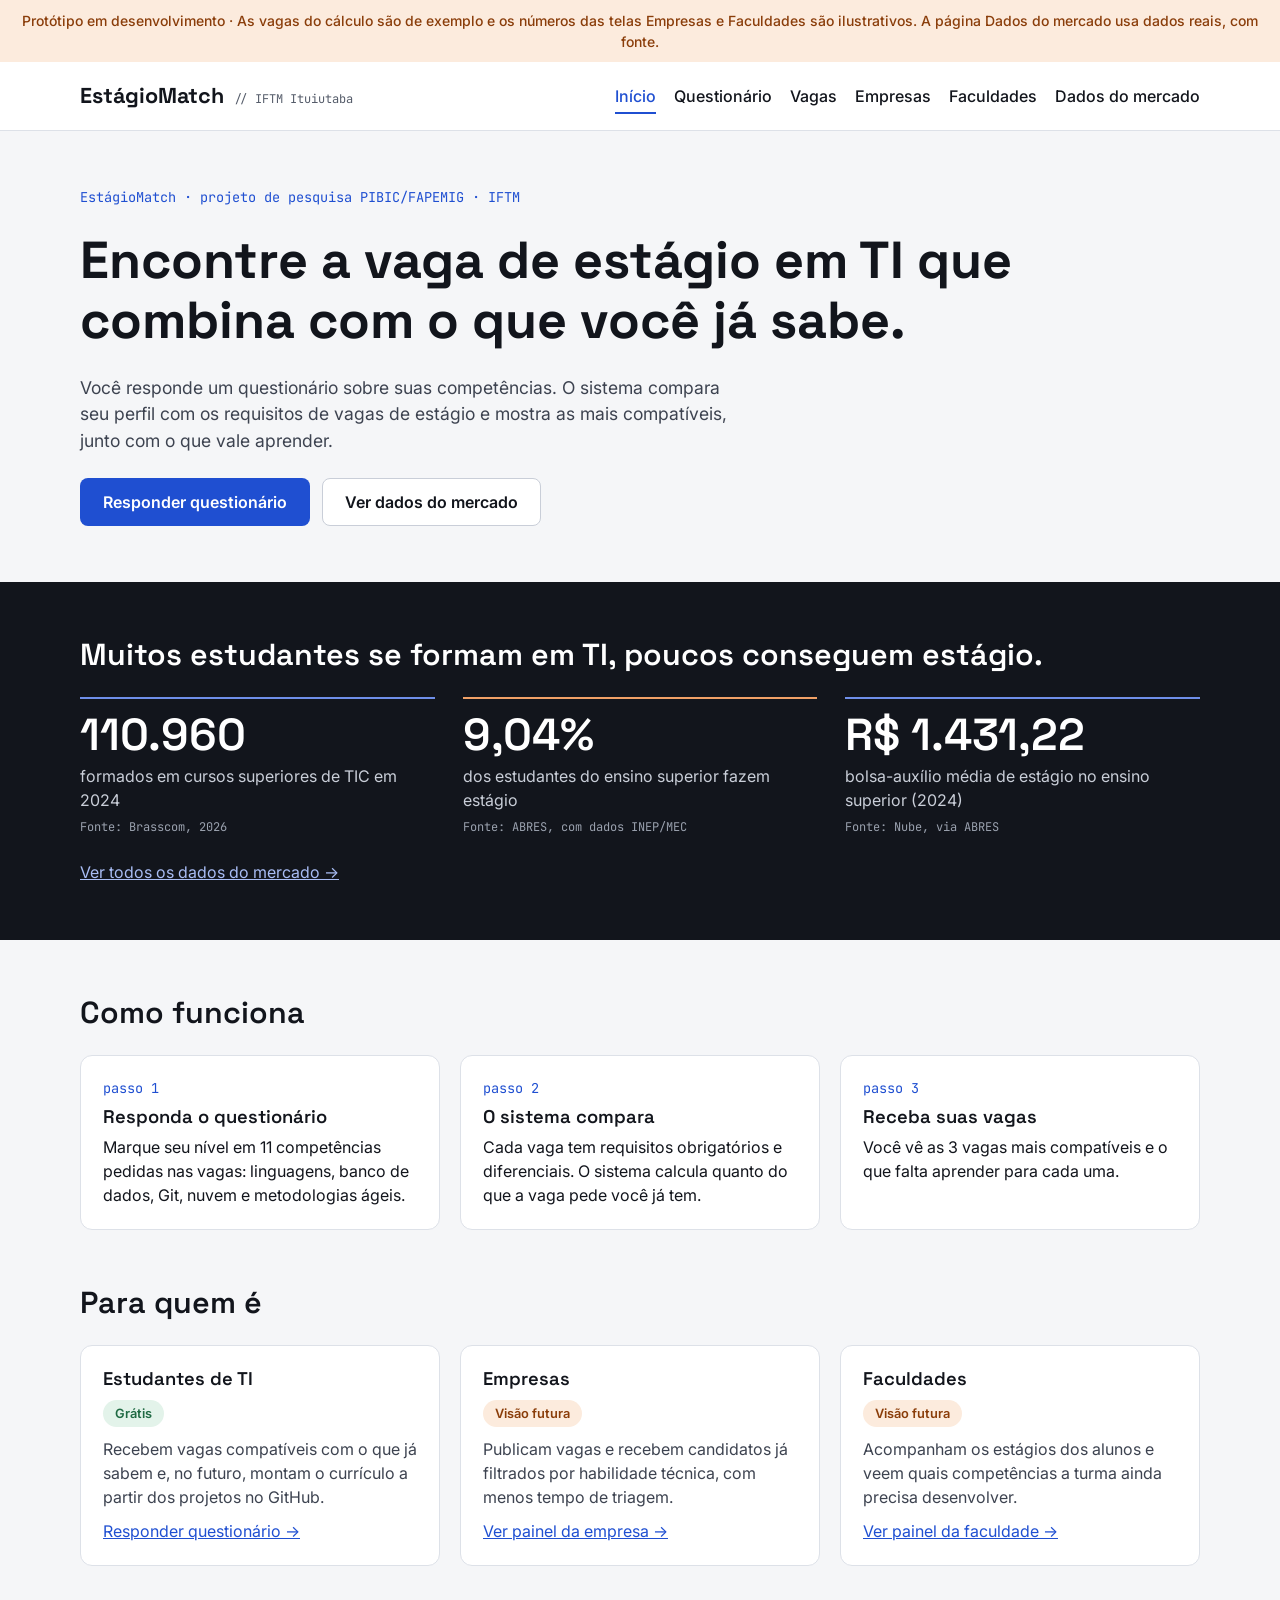
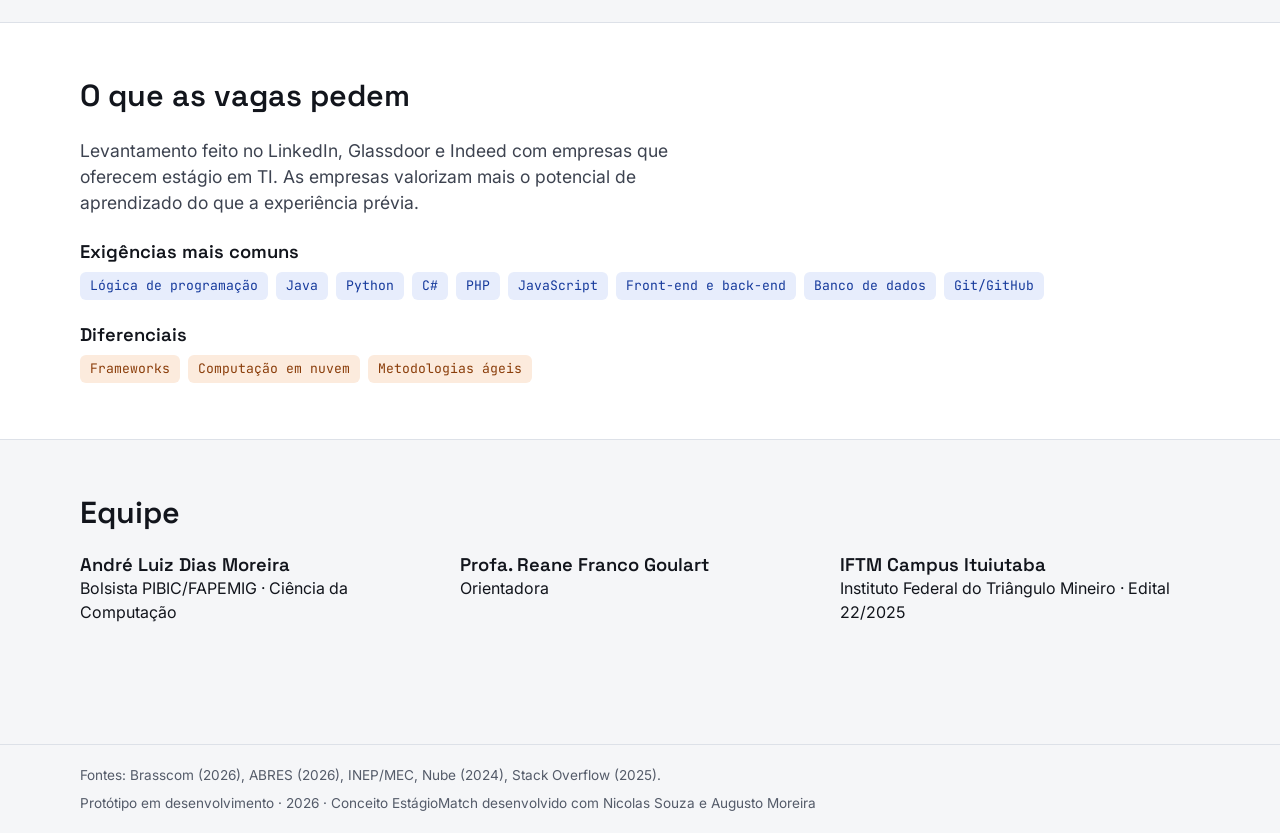
<file: index.html>
<!doctype html>
<html lang="pt-BR">
<head>
  <meta charset="utf-8">
  <meta name="viewport" content="width=device-width, initial-scale=1">
  <title>EstágioMatch · Início</title>
  <meta name="description" content="Protótipo do sistema que recomenda vagas de estágio em TI de acordo com o que o estudante já sabe. Pesquisa PIBIC/FAPEMIG, IFTM Ituiutaba.">
  <link rel="preconnect" href="https://fonts.googleapis.com">
  <link rel="stylesheet" href="https://fonts.googleapis.com/css2?family=Inter:wght@400;500;600&family=Space+Grotesk:wght@500;600;700&family=JetBrains+Mono:wght@400;500&display=swap">
  <link rel="stylesheet" href="css/style.css">
</head>
<body>
  <p class="faixa">Protótipo em desenvolvimento · As vagas do cálculo são de exemplo e os números das telas Empresas e Faculdades são ilustrativos. A página Dados do mercado usa dados reais, com fonte.</p>

  <header class="topo">
    <div class="container">
      <a class="marca" href="index.html"><strong>EstágioMatch</strong><span>// IFTM Ituiutaba</span></a>
      <nav class="menu" aria-label="Principal">
        <a href="index.html" aria-current="page">Início</a>
        <a href="questionario.html">Questionário</a>
        <a href="resultado.html">Vagas</a>
        <a href="empresa.html">Empresas</a>
        <a href="faculdade.html">Faculdades</a>
        <a href="dados.html">Dados do mercado</a>
      </nav>
    </div>
  </header>

  <main>
    <section class="container secao">
      <p class="sobretitulo">EstágioMatch · projeto de pesquisa PIBIC/FAPEMIG · IFTM</p>
      <h1>Encontre a vaga de estágio em TI que combina com o que você já sabe.</h1>
      <p class="lead">Você responde um questionário sobre suas competências. O sistema compara seu perfil com os requisitos de vagas de estágio e mostra as mais compatíveis, junto com o que vale aprender.</p>
      <div class="botoes">
        <a class="botao botao-primario" href="questionario.html">Responder questionário</a>
        <a class="botao botao-secundario" href="dados.html">Ver dados do mercado</a>
      </div>
    </section>

    <section class="secao-escura">
      <div class="container secao">
        <h2>Muitos estudantes se formam em TI, poucos conseguem estágio.</h2>
        <div class="destaques">
          <div class="destaque">
            <span class="numero">110.960</span>
            <p>formados em cursos superiores de TIC em 2024</p>
            <span class="fonte">Fonte: Brasscom, 2026</span>
          </div>
          <div class="destaque laranja">
            <span class="numero">9,04%</span>
            <p>dos estudantes do ensino superior fazem estágio</p>
            <span class="fonte">Fonte: ABRES, com dados INEP/MEC</span>
          </div>
          <div class="destaque">
            <span class="numero">R$ 1.431,22</span>
            <p>bolsa-auxílio média de estágio no ensino superior (2024)</p>
            <span class="fonte">Fonte: Nube, via ABRES</span>
          </div>
        </div>
        <a href="dados.html" style="color:#A9BDF5">Ver todos os dados do mercado →</a>
      </div>
    </section>

    <section class="container secao">
      <h2>Como funciona</h2>
      <ol class="passos">
        <li>
          <span class="numero-passo">passo 1</span>
          <h3>Responda o questionário</h3>
          <p>Marque seu nível em 11 competências pedidas nas vagas: linguagens, banco de dados, Git, nuvem e metodologias ágeis.</p>
        </li>
        <li>
          <span class="numero-passo">passo 2</span>
          <h3>O sistema compara</h3>
          <p>Cada vaga tem requisitos obrigatórios e diferenciais. O sistema calcula quanto do que a vaga pede você já tem.</p>
        </li>
        <li>
          <span class="numero-passo">passo 3</span>
          <h3>Receba suas vagas</h3>
          <p>Você vê as 3 vagas mais compatíveis e o que falta aprender para cada uma.</p>
        </li>
      </ol>
    </section>

    <section class="container secao" style="padding-top:0">
      <h2>Para quem é</h2>
      <div class="grade">
        <div class="cartao">
          <h3>Estudantes de TI</h3>
          <span class="selo selo-gratis">Grátis</span>
          <p>Recebem vagas compatíveis com o que já sabem e, no futuro, montam o currículo a partir dos projetos no GitHub.</p>
          <a href="questionario.html">Responder questionário →</a>
        </div>
        <div class="cartao">
          <h3>Empresas</h3>
          <span class="selo selo-ilustrativo">Visão futura</span>
          <p>Publicam vagas e recebem candidatos já filtrados por habilidade técnica, com menos tempo de triagem.</p>
          <a href="empresa.html">Ver painel da empresa →</a>
        </div>
        <div class="cartao">
          <h3>Faculdades</h3>
          <span class="selo selo-ilustrativo">Visão futura</span>
          <p>Acompanham os estágios dos alunos e veem quais competências a turma ainda precisa desenvolver.</p>
          <a href="faculdade.html">Ver painel da faculdade →</a>
        </div>
      </div>
    </section>

    <section class="secao-branca">
      <div class="container secao">
        <h2>O que as vagas pedem</h2>
        <p class="lead">Levantamento feito no LinkedIn, Glassdoor e Indeed com empresas que oferecem estágio em TI. As empresas valorizam mais o potencial de aprendizado do que a experiência prévia.</p>
        <div>
          <h3 style="margin-bottom:10px">Exigências mais comuns</h3>
          <div class="chips">
            <span class="chip">Lógica de programação</span><span class="chip">Java</span><span class="chip">Python</span>
            <span class="chip">C#</span><span class="chip">PHP</span><span class="chip">JavaScript</span>
            <span class="chip">Front-end e back-end</span><span class="chip">Banco de dados</span><span class="chip">Git/GitHub</span>
          </div>
        </div>
        <div>
          <h3 style="margin-bottom:10px">Diferenciais</h3>
          <div class="chips">
            <span class="chip chip-falta">Frameworks</span><span class="chip chip-falta">Computação em nuvem</span><span class="chip chip-falta">Metodologias ágeis</span>
          </div>
        </div>
      </div>
    </section>

    <section class="container secao">
      <h2>Equipe</h2>
      <div class="grade">
        <div><h3>André Luiz Dias Moreira</h3><p>Bolsista PIBIC/FAPEMIG · Ciência da Computação</p></div>
        <div><h3>Profa. Reane Franco Goulart</h3><p>Orientadora</p></div>
        <div><h3>IFTM Campus Ituiutaba</h3><p>Instituto Federal do Triângulo Mineiro · Edital 22/2025</p></div>
      </div>
    </section>
  </main>

  <footer class="rodape">
    <div class="container">
      <span>Fontes: Brasscom (2026), ABRES (2026), INEP/MEC, Nube (2024), Stack Overflow (2025).</span>
      <span>Protótipo em desenvolvimento · 2026 · Conceito EstágioMatch desenvolvido com Nicolas Souza e Augusto Moreira</span>
    </div>
  </footer>
</body>
</html>
</file>
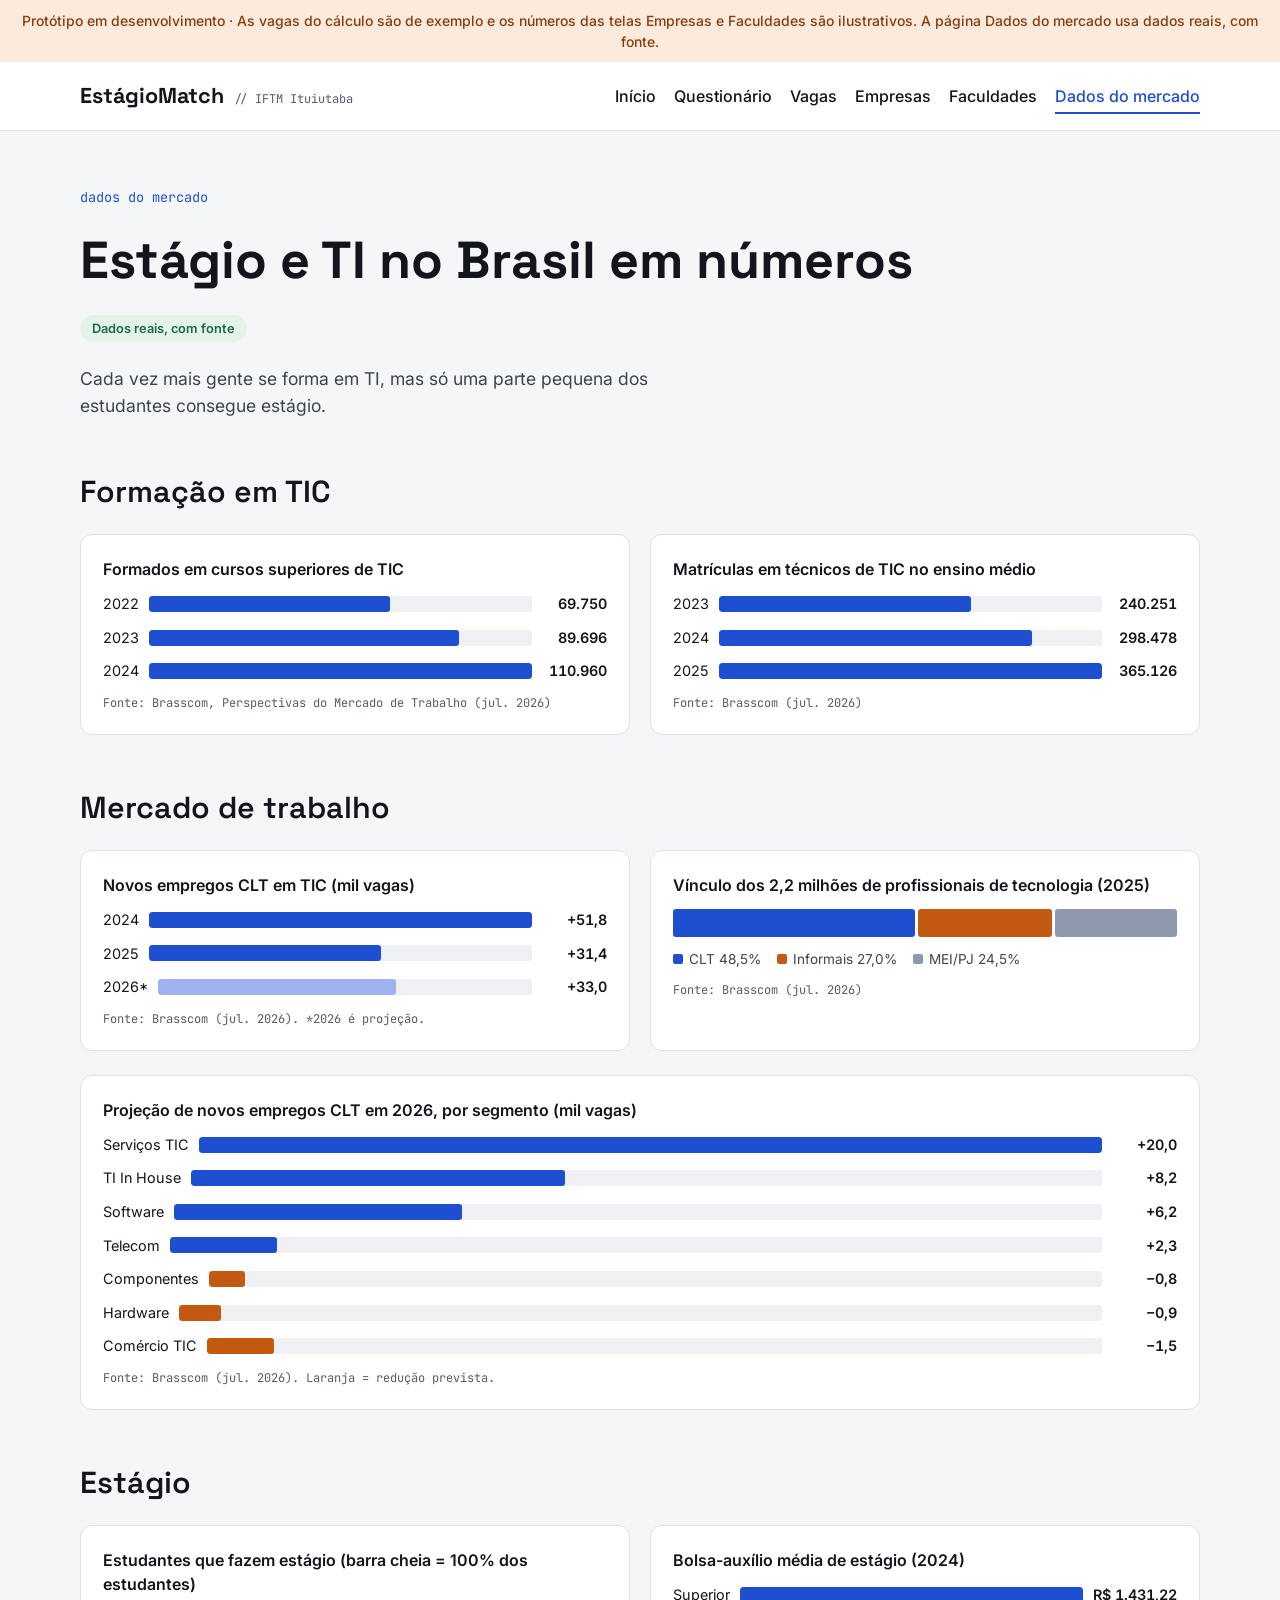
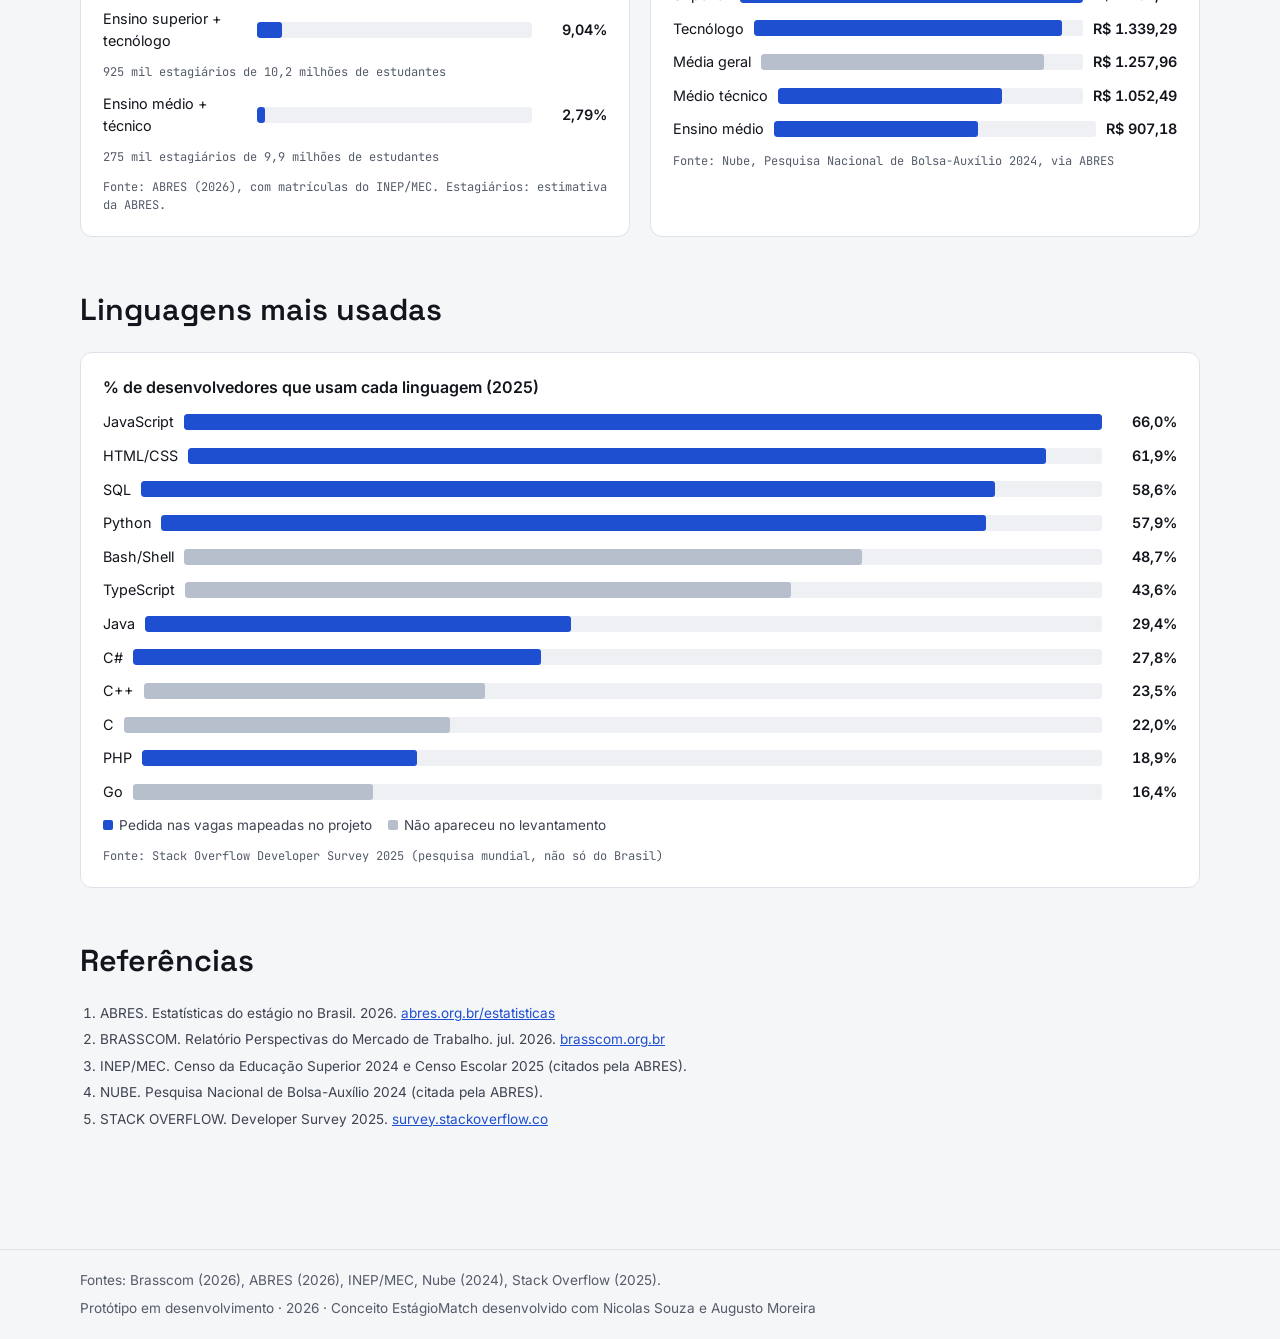
<file: dados.html>
<!doctype html>
<html lang="pt-BR">
<head>
  <meta charset="utf-8">
  <meta name="viewport" content="width=device-width, initial-scale=1">
  <title>EstágioMatch · Dados do mercado</title>
  <link rel="preconnect" href="https://fonts.googleapis.com">
  <link rel="stylesheet" href="https://fonts.googleapis.com/css2?family=Inter:wght@400;500;600&family=Space+Grotesk:wght@500;600;700&family=JetBrains+Mono:wght@400;500&display=swap">
  <link rel="stylesheet" href="css/style.css">
</head>
<body>
  <p class="faixa">Protótipo em desenvolvimento · As vagas do cálculo são de exemplo e os números das telas Empresas e Faculdades são ilustrativos. A página Dados do mercado usa dados reais, com fonte.</p>

  <header class="topo">
    <div class="container">
      <a class="marca" href="index.html"><strong>EstágioMatch</strong><span>// IFTM Ituiutaba</span></a>
      <nav class="menu" aria-label="Principal">
        <a href="index.html">Início</a>
        <a href="questionario.html">Questionário</a>
        <a href="resultado.html">Vagas</a>
        <a href="empresa.html">Empresas</a>
        <a href="faculdade.html">Faculdades</a>
        <a href="dados.html" aria-current="page">Dados do mercado</a>
      </nav>
    </div>
  </header>

  <main class="container">
    <section class="secao">
      <p class="sobretitulo">dados do mercado</p>
      <h1>Estágio e TI no Brasil em números</h1>
      <span class="selo selo-real">Dados reais, com fonte</span>
      <p class="lead">Cada vez mais gente se forma em TI, mas só uma parte pequena dos estudantes consegue estágio.</p>
    </section>

    <section class="secao" style="padding-top:0">
      <h2>Formação em TIC</h2>
      <div class="grade">
        <figure class="grafico">
          <figcaption>Formados em cursos superiores de TIC</figcaption>
          <div class="barra-linha"><span class="barra-rotulo">2022</span><div class="barra-fundo"><div class="barra" style="width:62.9%"></div></div><span class="barra-valor">69.750</span></div>
          <div class="barra-linha"><span class="barra-rotulo">2023</span><div class="barra-fundo"><div class="barra" style="width:80.8%"></div></div><span class="barra-valor">89.696</span></div>
          <div class="barra-linha"><span class="barra-rotulo">2024</span><div class="barra-fundo"><div class="barra" style="width:100%"></div></div><span class="barra-valor">110.960</span></div>
          <span class="fonte">Fonte: Brasscom, Perspectivas do Mercado de Trabalho (jul. 2026)</span>
        </figure>
        <figure class="grafico">
          <figcaption>Matrículas em técnicos de TIC no ensino médio</figcaption>
          <div class="barra-linha"><span class="barra-rotulo">2023</span><div class="barra-fundo"><div class="barra" style="width:65.8%"></div></div><span class="barra-valor">240.251</span></div>
          <div class="barra-linha"><span class="barra-rotulo">2024</span><div class="barra-fundo"><div class="barra" style="width:81.7%"></div></div><span class="barra-valor">298.478</span></div>
          <div class="barra-linha"><span class="barra-rotulo">2025</span><div class="barra-fundo"><div class="barra" style="width:100%"></div></div><span class="barra-valor">365.126</span></div>
          <span class="fonte">Fonte: Brasscom (jul. 2026)</span>
        </figure>
      </div>
    </section>

    <section class="secao" style="padding-top:0">
      <h2>Mercado de trabalho</h2>
      <div class="grade">
        <figure class="grafico">
          <figcaption>Novos empregos CLT em TIC (mil vagas)</figcaption>
          <div class="barra-linha"><span class="barra-rotulo">2024</span><div class="barra-fundo"><div class="barra" style="width:100%"></div></div><span class="barra-valor">+51,8</span></div>
          <div class="barra-linha"><span class="barra-rotulo">2025</span><div class="barra-fundo"><div class="barra" style="width:60.6%"></div></div><span class="barra-valor">+31,4</span></div>
          <div class="barra-linha"><span class="barra-rotulo">2026*</span><div class="barra-fundo"><div class="barra clara" style="width:63.7%"></div></div><span class="barra-valor">+33,0</span></div>
          <span class="fonte">Fonte: Brasscom (jul. 2026). *2026 é projeção.</span>
        </figure>
        <figure class="grafico">
          <figcaption>Vínculo dos 2,2 milhões de profissionais de tecnologia (2025)</figcaption>
          <div class="empilhada" role="img" aria-label="CLT 48,5%, informais 27,0%, MEI ou PJ 24,5%">
            <div style="width:48.5%; background:var(--azul)"></div>
            <div style="width:27%; background:var(--laranja)"></div>
            <div style="width:24.5%; background:#8E99AD"></div>
          </div>
          <div class="legenda">
            <span><i style="background:var(--azul)"></i>CLT 48,5%</span>
            <span><i style="background:var(--laranja)"></i>Informais 27,0%</span>
            <span><i style="background:#8E99AD"></i>MEI/PJ 24,5%</span>
          </div>
          <span class="fonte">Fonte: Brasscom (jul. 2026)</span>
        </figure>
      </div>
      <figure class="grafico">
        <figcaption>Projeção de novos empregos CLT em 2026, por segmento (mil vagas)</figcaption>
        <div class="barra-linha"><span class="barra-rotulo">Serviços TIC</span><div class="barra-fundo"><div class="barra" style="width:100%"></div></div><span class="barra-valor">+20,0</span></div>
        <div class="barra-linha"><span class="barra-rotulo">TI In House</span><div class="barra-fundo"><div class="barra" style="width:41%"></div></div><span class="barra-valor">+8,2</span></div>
        <div class="barra-linha"><span class="barra-rotulo">Software</span><div class="barra-fundo"><div class="barra" style="width:31%"></div></div><span class="barra-valor">+6,2</span></div>
        <div class="barra-linha"><span class="barra-rotulo">Telecom</span><div class="barra-fundo"><div class="barra" style="width:11.5%"></div></div><span class="barra-valor">+2,3</span></div>
        <div class="barra-linha"><span class="barra-rotulo">Componentes</span><div class="barra-fundo"><div class="barra" style="width:4%; background:var(--laranja)"></div></div><span class="barra-valor">−0,8</span></div>
        <div class="barra-linha"><span class="barra-rotulo">Hardware</span><div class="barra-fundo"><div class="barra" style="width:4.5%; background:var(--laranja)"></div></div><span class="barra-valor">−0,9</span></div>
        <div class="barra-linha"><span class="barra-rotulo">Comércio TIC</span><div class="barra-fundo"><div class="barra" style="width:7.5%; background:var(--laranja)"></div></div><span class="barra-valor">−1,5</span></div>
        <span class="fonte">Fonte: Brasscom (jul. 2026). Laranja = redução prevista.</span>
      </figure>
    </section>

    <section class="secao" style="padding-top:0">
      <h2>Estágio</h2>
      <div class="grade">
        <figure class="grafico">
          <figcaption>Estudantes que fazem estágio (barra cheia = 100% dos estudantes)</figcaption>
          <div class="barra-linha"><span class="barra-rotulo">Ensino superior + tecnólogo</span><div class="barra-fundo"><div class="barra" style="width:9.04%"></div></div><span class="barra-valor">9,04%</span></div>
          <p class="fonte">925 mil estagiários de 10,2 milhões de estudantes</p>
          <div class="barra-linha"><span class="barra-rotulo">Ensino médio + técnico</span><div class="barra-fundo"><div class="barra" style="width:2.79%"></div></div><span class="barra-valor">2,79%</span></div>
          <p class="fonte">275 mil estagiários de 9,9 milhões de estudantes</p>
          <span class="fonte">Fonte: ABRES (2026), com matrículas do INEP/MEC. Estagiários: estimativa da ABRES.</span>
        </figure>
        <figure class="grafico">
          <figcaption>Bolsa-auxílio média de estágio (2024)</figcaption>
          <div class="barra-linha"><span class="barra-rotulo">Superior</span><div class="barra-fundo"><div class="barra" style="width:100%"></div></div><span class="barra-valor">R$ 1.431,22</span></div>
          <div class="barra-linha"><span class="barra-rotulo">Tecnólogo</span><div class="barra-fundo"><div class="barra" style="width:93.6%"></div></div><span class="barra-valor">R$ 1.339,29</span></div>
          <div class="barra-linha"><span class="barra-rotulo">Média geral</span><div class="barra-fundo"><div class="barra cinza" style="width:87.9%"></div></div><span class="barra-valor">R$ 1.257,96</span></div>
          <div class="barra-linha"><span class="barra-rotulo">Médio técnico</span><div class="barra-fundo"><div class="barra" style="width:73.5%"></div></div><span class="barra-valor">R$ 1.052,49</span></div>
          <div class="barra-linha"><span class="barra-rotulo">Ensino médio</span><div class="barra-fundo"><div class="barra" style="width:63.4%"></div></div><span class="barra-valor">R$ 907,18</span></div>
          <span class="fonte">Fonte: Nube, Pesquisa Nacional de Bolsa-Auxílio 2024, via ABRES</span>
        </figure>
      </div>
    </section>

    <section class="secao" style="padding-top:0">
      <h2>Linguagens mais usadas</h2>
      <figure class="grafico">
        <figcaption>% de desenvolvedores que usam cada linguagem (2025)</figcaption>
        <div class="barra-linha"><span class="barra-rotulo">JavaScript</span><div class="barra-fundo"><div class="barra" style="width:100%"></div></div><span class="barra-valor">66,0%</span></div>
        <div class="barra-linha"><span class="barra-rotulo">HTML/CSS</span><div class="barra-fundo"><div class="barra" style="width:93.8%"></div></div><span class="barra-valor">61,9%</span></div>
        <div class="barra-linha"><span class="barra-rotulo">SQL</span><div class="barra-fundo"><div class="barra" style="width:88.8%"></div></div><span class="barra-valor">58,6%</span></div>
        <div class="barra-linha"><span class="barra-rotulo">Python</span><div class="barra-fundo"><div class="barra" style="width:87.7%"></div></div><span class="barra-valor">57,9%</span></div>
        <div class="barra-linha"><span class="barra-rotulo">Bash/Shell</span><div class="barra-fundo"><div class="barra cinza" style="width:73.8%"></div></div><span class="barra-valor">48,7%</span></div>
        <div class="barra-linha"><span class="barra-rotulo">TypeScript</span><div class="barra-fundo"><div class="barra cinza" style="width:66.1%"></div></div><span class="barra-valor">43,6%</span></div>
        <div class="barra-linha"><span class="barra-rotulo">Java</span><div class="barra-fundo"><div class="barra" style="width:44.5%"></div></div><span class="barra-valor">29,4%</span></div>
        <div class="barra-linha"><span class="barra-rotulo">C#</span><div class="barra-fundo"><div class="barra" style="width:42.1%"></div></div><span class="barra-valor">27,8%</span></div>
        <div class="barra-linha"><span class="barra-rotulo">C++</span><div class="barra-fundo"><div class="barra cinza" style="width:35.6%"></div></div><span class="barra-valor">23,5%</span></div>
        <div class="barra-linha"><span class="barra-rotulo">C</span><div class="barra-fundo"><div class="barra cinza" style="width:33.3%"></div></div><span class="barra-valor">22,0%</span></div>
        <div class="barra-linha"><span class="barra-rotulo">PHP</span><div class="barra-fundo"><div class="barra" style="width:28.6%"></div></div><span class="barra-valor">18,9%</span></div>
        <div class="barra-linha"><span class="barra-rotulo">Go</span><div class="barra-fundo"><div class="barra cinza" style="width:24.8%"></div></div><span class="barra-valor">16,4%</span></div>
        <div class="legenda">
          <span><i style="background:var(--azul)"></i>Pedida nas vagas mapeadas no projeto</span>
          <span><i style="background:#B7BFCC"></i>Não apareceu no levantamento</span>
        </div>
        <span class="fonte">Fonte: Stack Overflow Developer Survey 2025 (pesquisa mundial, não só do Brasil)</span>
      </figure>
    </section>

    <section class="secao" style="padding-top:0">
      <h2>Referências</h2>
      <ol class="referencias">
        <li>ABRES. Estatísticas do estágio no Brasil. 2026. <a href="https://abres.org.br/estatisticas/">abres.org.br/estatisticas</a></li>
        <li>BRASSCOM. Relatório Perspectivas do Mercado de Trabalho. jul. 2026. <a href="https://brasscom.org.br/wp-content/uploads/2026/07/Relatorio-Pespectivas-do-Mercado-de-Trabalho-Apresentacao-v9.pdf">brasscom.org.br</a></li>
        <li>INEP/MEC. Censo da Educação Superior 2024 e Censo Escolar 2025 (citados pela ABRES).</li>
        <li>NUBE. Pesquisa Nacional de Bolsa-Auxílio 2024 (citada pela ABRES).</li>
        <li>STACK OVERFLOW. Developer Survey 2025. <a href="https://survey.stackoverflow.co/2025/technology/">survey.stackoverflow.co</a></li>
      </ol>
    </section>
  </main>

  <footer class="rodape">
    <div class="container">
      <span>Fontes: Brasscom (2026), ABRES (2026), INEP/MEC, Nube (2024), Stack Overflow (2025).</span>
      <span>Protótipo em desenvolvimento · 2026 · Conceito EstágioMatch desenvolvido com Nicolas Souza e Augusto Moreira</span>
    </div>
  </footer>
</body>
</html>
</file>
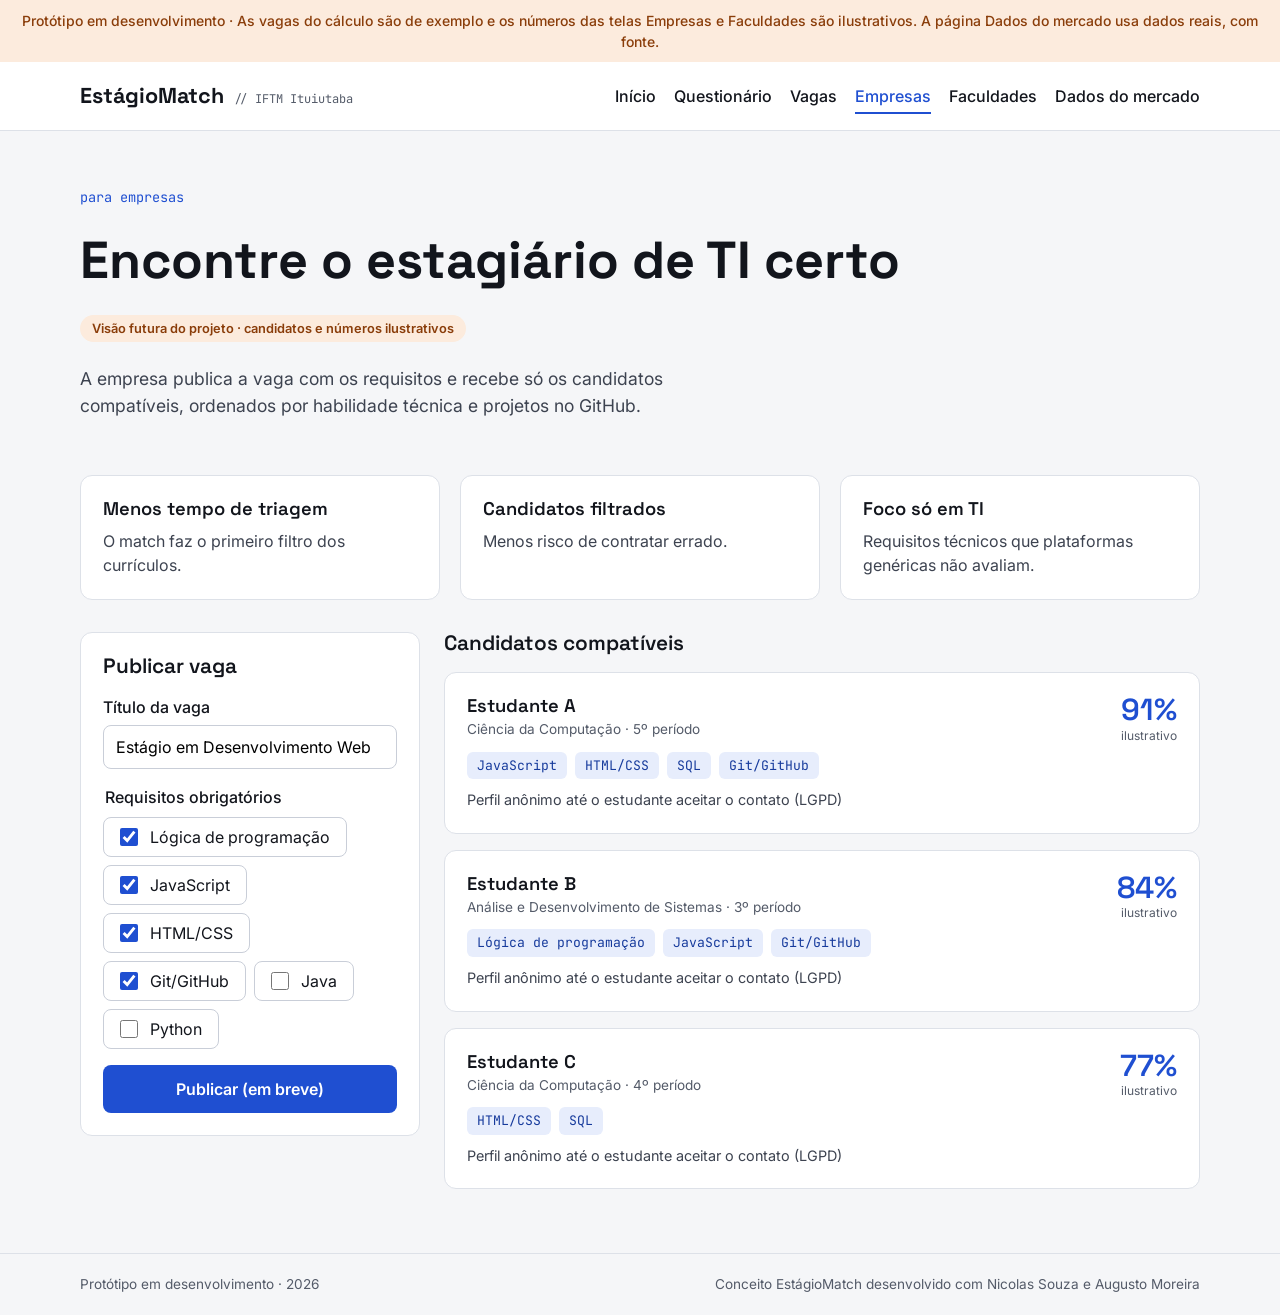
<file: empresa.html>
<!doctype html>
<html lang="pt-BR">
<head>
  <meta charset="utf-8">
  <meta name="viewport" content="width=device-width, initial-scale=1">
  <title>EstágioMatch · Empresas</title>
  <link rel="preconnect" href="https://fonts.googleapis.com">
  <link rel="stylesheet" href="https://fonts.googleapis.com/css2?family=Inter:wght@400;500;600&family=Space+Grotesk:wght@500;600;700&family=JetBrains+Mono:wght@400;500&display=swap">
  <link rel="stylesheet" href="css/style.css">
</head>
<body>
  <p class="faixa">Protótipo em desenvolvimento · As vagas do cálculo são de exemplo e os números das telas Empresas e Faculdades são ilustrativos. A página Dados do mercado usa dados reais, com fonte.</p>

  <header class="topo">
    <div class="container">
      <a class="marca" href="index.html"><strong>EstágioMatch</strong><span>// IFTM Ituiutaba</span></a>
      <nav class="menu" aria-label="Principal">
        <a href="index.html">Início</a>
        <a href="questionario.html">Questionário</a>
        <a href="resultado.html">Vagas</a>
        <a href="empresa.html" aria-current="page">Empresas</a>
        <a href="faculdade.html">Faculdades</a>
        <a href="dados.html">Dados do mercado</a>
      </nav>
    </div>
  </header>

  <main class="container">
    <section class="secao">
      <p class="sobretitulo">para empresas</p>
      <h1>Encontre o estagiário de TI certo</h1>
      <span class="selo selo-ilustrativo">Visão futura do projeto · candidatos e números ilustrativos</span>
      <p class="lead">A empresa publica a vaga com os requisitos e recebe só os candidatos compatíveis, ordenados por habilidade técnica e projetos no GitHub.</p>
    </section>

    <div class="grade" style="margin-bottom:32px">
      <div class="cartao"><h3>Menos tempo de triagem</h3><p>O match faz o primeiro filtro dos currículos.</p></div>
      <div class="cartao"><h3>Candidatos filtrados</h3><p>Menos risco de contratar errado.</p></div>
      <div class="cartao"><h3>Foco só em TI</h3><p>Requisitos técnicos que plataformas genéricas não avaliam.</p></div>
    </div>

    <div class="resultado">
      <form class="resultado-lado bloco" style="flex:1 1 340px" onsubmit="return false">
        <h2 style="font-size:1.3rem">Publicar vaga</h2>
        <label style="display:flex; flex-direction:column; gap:6px; font-weight:500">Título da vaga
          <input type="text" value="Estágio em Desenvolvimento Web" style="min-height:44px; padding:0 12px; border:1px solid var(--borda); border-radius:8px; font:inherit; font-weight:400">
        </label>
        <fieldset style="margin:0; padding:0; border:0; display:flex; flex-direction:column; gap:8px">
          <legend style="font-weight:500; padding-bottom:8px">Requisitos obrigatórios</legend>
          <div class="chips">
            <label class="marcar" style="min-height:40px"><input type="checkbox" checked><span>Lógica de programação</span></label>
            <label class="marcar" style="min-height:40px"><input type="checkbox" checked><span>JavaScript</span></label>
            <label class="marcar" style="min-height:40px"><input type="checkbox" checked><span>HTML/CSS</span></label>
            <label class="marcar" style="min-height:40px"><input type="checkbox" checked><span>Git/GitHub</span></label>
            <label class="marcar" style="min-height:40px"><input type="checkbox"><span>Java</span></label>
            <label class="marcar" style="min-height:40px"><input type="checkbox"><span>Python</span></label>
          </div>
        </fieldset>
        <button type="button" class="botao botao-primario" disabled title="Disponível na versão futura">Publicar (em breve)</button>
      </form>

      <section class="resultado-lista">
        <h2 style="font-size:1.3rem">Candidatos compatíveis</h2>
        <article class="cartao">
          <div class="vaga-topo"><div><h3>Estudante A</h3><span class="vaga-area">Ciência da Computação · 5º período</span></div><div class="vaga-pct">91%<small>ilustrativo</small></div></div>
          <div class="chips"><span class="chip">JavaScript</span><span class="chip">HTML/CSS</span><span class="chip">SQL</span><span class="chip">Git/GitHub</span></div>
          <p class="ajuda">Perfil anônimo até o estudante aceitar o contato (LGPD)</p>
        </article>
        <article class="cartao">
          <div class="vaga-topo"><div><h3>Estudante B</h3><span class="vaga-area">Análise e Desenvolvimento de Sistemas · 3º período</span></div><div class="vaga-pct">84%<small>ilustrativo</small></div></div>
          <div class="chips"><span class="chip">Lógica de programação</span><span class="chip">JavaScript</span><span class="chip">Git/GitHub</span></div>
          <p class="ajuda">Perfil anônimo até o estudante aceitar o contato (LGPD)</p>
        </article>
        <article class="cartao">
          <div class="vaga-topo"><div><h3>Estudante C</h3><span class="vaga-area">Ciência da Computação · 4º período</span></div><div class="vaga-pct">77%<small>ilustrativo</small></div></div>
          <div class="chips"><span class="chip">HTML/CSS</span><span class="chip">SQL</span></div>
          <p class="ajuda">Perfil anônimo até o estudante aceitar o contato (LGPD)</p>
        </article>
      </section>
    </div>
  </main>

  <footer class="rodape">
    <div class="container">
      <span>Protótipo em desenvolvimento · 2026</span>
      <span>Conceito EstágioMatch desenvolvido com Nicolas Souza e Augusto Moreira</span>
    </div>
  </footer>
</body>
</html>
</file>
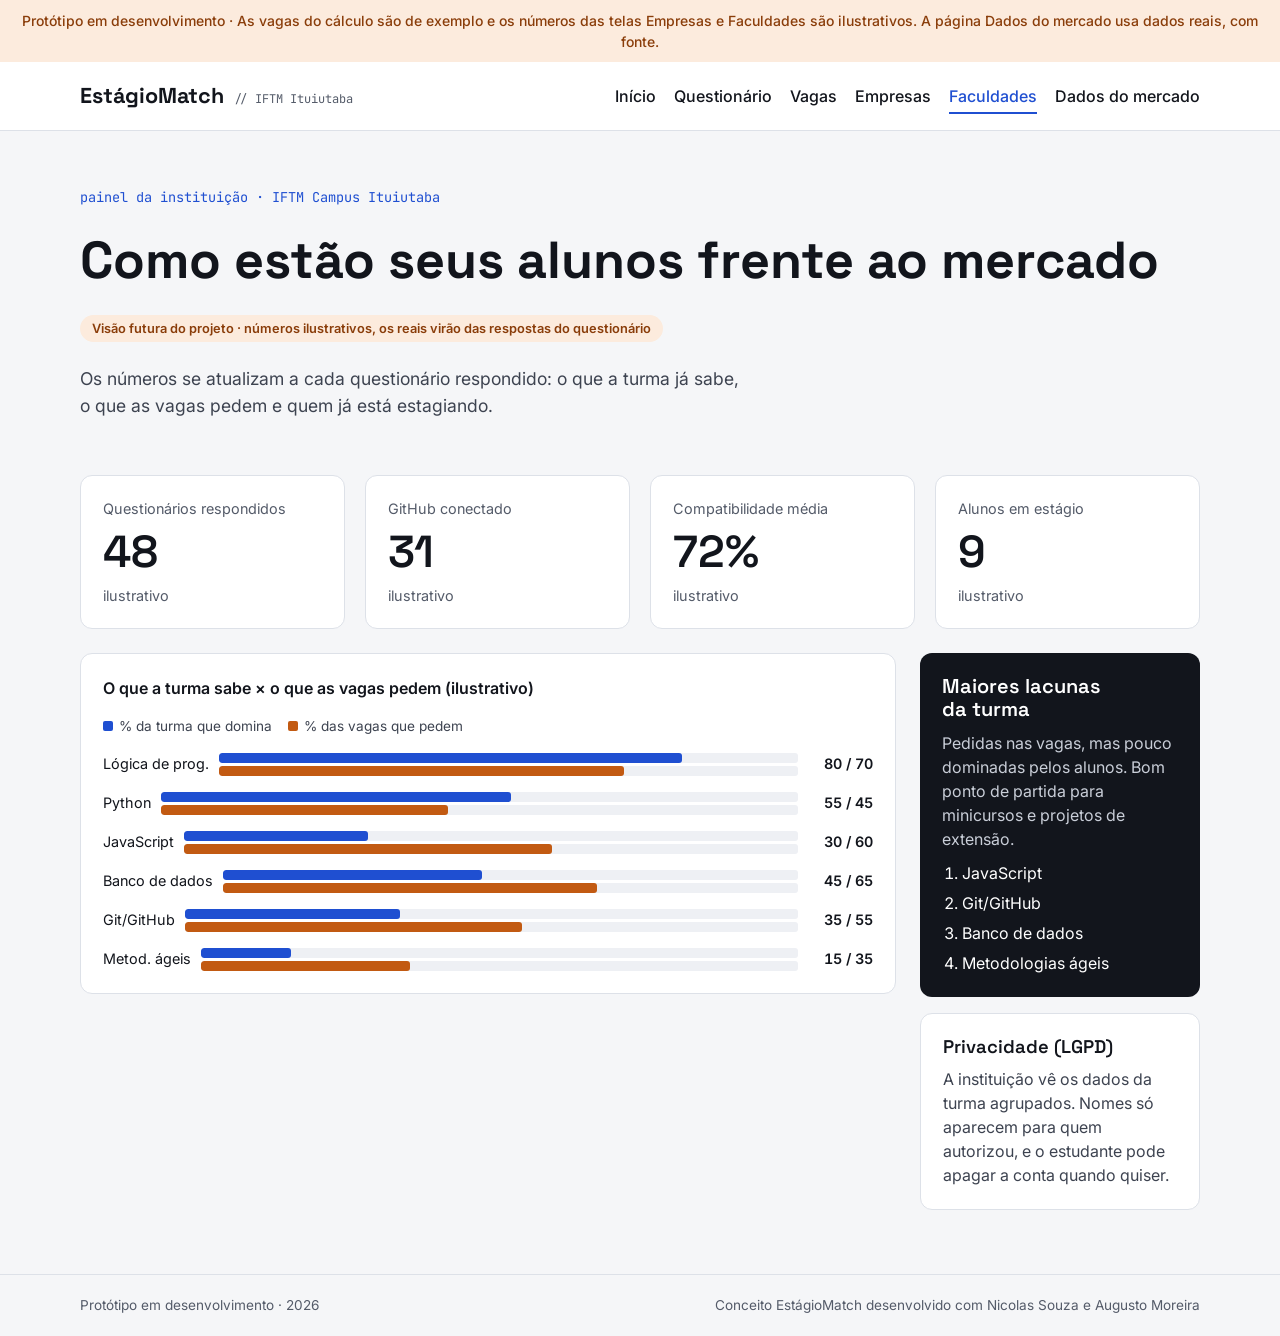
<file: faculdade.html>
<!doctype html>
<html lang="pt-BR">
<head>
  <meta charset="utf-8">
  <meta name="viewport" content="width=device-width, initial-scale=1">
  <title>EstágioMatch · Faculdades</title>
  <link rel="preconnect" href="https://fonts.googleapis.com">
  <link rel="stylesheet" href="https://fonts.googleapis.com/css2?family=Inter:wght@400;500;600&family=Space+Grotesk:wght@500;600;700&family=JetBrains+Mono:wght@400;500&display=swap">
  <link rel="stylesheet" href="css/style.css">
</head>
<body>
  <p class="faixa">Protótipo em desenvolvimento · As vagas do cálculo são de exemplo e os números das telas Empresas e Faculdades são ilustrativos. A página Dados do mercado usa dados reais, com fonte.</p>

  <header class="topo">
    <div class="container">
      <a class="marca" href="index.html"><strong>EstágioMatch</strong><span>// IFTM Ituiutaba</span></a>
      <nav class="menu" aria-label="Principal">
        <a href="index.html">Início</a>
        <a href="questionario.html">Questionário</a>
        <a href="resultado.html">Vagas</a>
        <a href="empresa.html">Empresas</a>
        <a href="faculdade.html" aria-current="page">Faculdades</a>
        <a href="dados.html">Dados do mercado</a>
      </nav>
    </div>
  </header>

  <main class="container">
    <section class="secao">
      <p class="sobretitulo">painel da instituição · IFTM Campus Ituiutaba</p>
      <h1>Como estão seus alunos frente ao mercado</h1>
      <span class="selo selo-ilustrativo">Visão futura do projeto · números ilustrativos, os reais virão das respostas do questionário</span>
      <p class="lead">Os números se atualizam a cada questionário respondido: o que a turma já sabe, o que as vagas pedem e quem já está estagiando.</p>
    </section>

    <div class="grade" style="margin-bottom:24px">
      <div class="cartao"><span class="ajuda">Questionários respondidos</span><span class="numero">48</span><span class="ajuda">ilustrativo</span></div>
      <div class="cartao"><span class="ajuda">GitHub conectado</span><span class="numero">31</span><span class="ajuda">ilustrativo</span></div>
      <div class="cartao"><span class="ajuda">Compatibilidade média</span><span class="numero">72%</span><span class="ajuda">ilustrativo</span></div>
      <div class="cartao"><span class="ajuda">Alunos em estágio</span><span class="numero">9</span><span class="ajuda">ilustrativo</span></div>
    </div>

    <div class="resultado">
      <figure class="grafico resultado-lista">
        <figcaption>O que a turma sabe × o que as vagas pedem (ilustrativo)</figcaption>
        <div class="legenda"><span><i style="background:var(--azul)"></i>% da turma que domina</span><span><i style="background:var(--laranja)"></i>% das vagas que pedem</span></div>
        <div class="barra-linha"><span class="barra-rotulo">Lógica de prog.</span><div style="display:flex; flex-direction:column; gap:3px"><div class="barra-fundo" style="height:10px"><div class="barra" style="width:80%"></div></div><div class="barra-fundo" style="height:10px"><div class="barra" style="width:70%; background:var(--laranja)"></div></div></div><span class="barra-valor">80 / 70</span></div>
        <div class="barra-linha"><span class="barra-rotulo">Python</span><div style="display:flex; flex-direction:column; gap:3px"><div class="barra-fundo" style="height:10px"><div class="barra" style="width:55%"></div></div><div class="barra-fundo" style="height:10px"><div class="barra" style="width:45%; background:var(--laranja)"></div></div></div><span class="barra-valor">55 / 45</span></div>
        <div class="barra-linha"><span class="barra-rotulo">JavaScript</span><div style="display:flex; flex-direction:column; gap:3px"><div class="barra-fundo" style="height:10px"><div class="barra" style="width:30%"></div></div><div class="barra-fundo" style="height:10px"><div class="barra" style="width:60%; background:var(--laranja)"></div></div></div><span class="barra-valor">30 / 60</span></div>
        <div class="barra-linha"><span class="barra-rotulo">Banco de dados</span><div style="display:flex; flex-direction:column; gap:3px"><div class="barra-fundo" style="height:10px"><div class="barra" style="width:45%"></div></div><div class="barra-fundo" style="height:10px"><div class="barra" style="width:65%; background:var(--laranja)"></div></div></div><span class="barra-valor">45 / 65</span></div>
        <div class="barra-linha"><span class="barra-rotulo">Git/GitHub</span><div style="display:flex; flex-direction:column; gap:3px"><div class="barra-fundo" style="height:10px"><div class="barra" style="width:35%"></div></div><div class="barra-fundo" style="height:10px"><div class="barra" style="width:55%; background:var(--laranja)"></div></div></div><span class="barra-valor">35 / 55</span></div>
        <div class="barra-linha"><span class="barra-rotulo">Metod. ágeis</span><div style="display:flex; flex-direction:column; gap:3px"><div class="barra-fundo" style="height:10px"><div class="barra" style="width:15%"></div></div><div class="barra-fundo" style="height:10px"><div class="barra" style="width:35%; background:var(--laranja)"></div></div></div><span class="barra-valor">15 / 35</span></div>
      </figure>

      <aside class="resultado-lado">
        <div class="painel-escuro">
          <h2 style="font-size:1.25rem">Maiores lacunas da turma</h2>
          <p>Pedidas nas vagas, mas pouco dominadas pelos alunos. Bom ponto de partida para minicursos e projetos de extensão.</p>
          <ol><li>JavaScript</li><li>Git/GitHub</li><li>Banco de dados</li><li>Metodologias ágeis</li></ol>
        </div>
        <div class="cartao">
          <h3>Privacidade (LGPD)</h3>
          <p>A instituição vê os dados da turma agrupados. Nomes só aparecem para quem autorizou, e o estudante pode apagar a conta quando quiser.</p>
        </div>
      </aside>
    </div>
  </main>

  <footer class="rodape">
    <div class="container">
      <span>Protótipo em desenvolvimento · 2026</span>
      <span>Conceito EstágioMatch desenvolvido com Nicolas Souza e Augusto Moreira</span>
    </div>
  </footer>
</body>
</html>
</file>
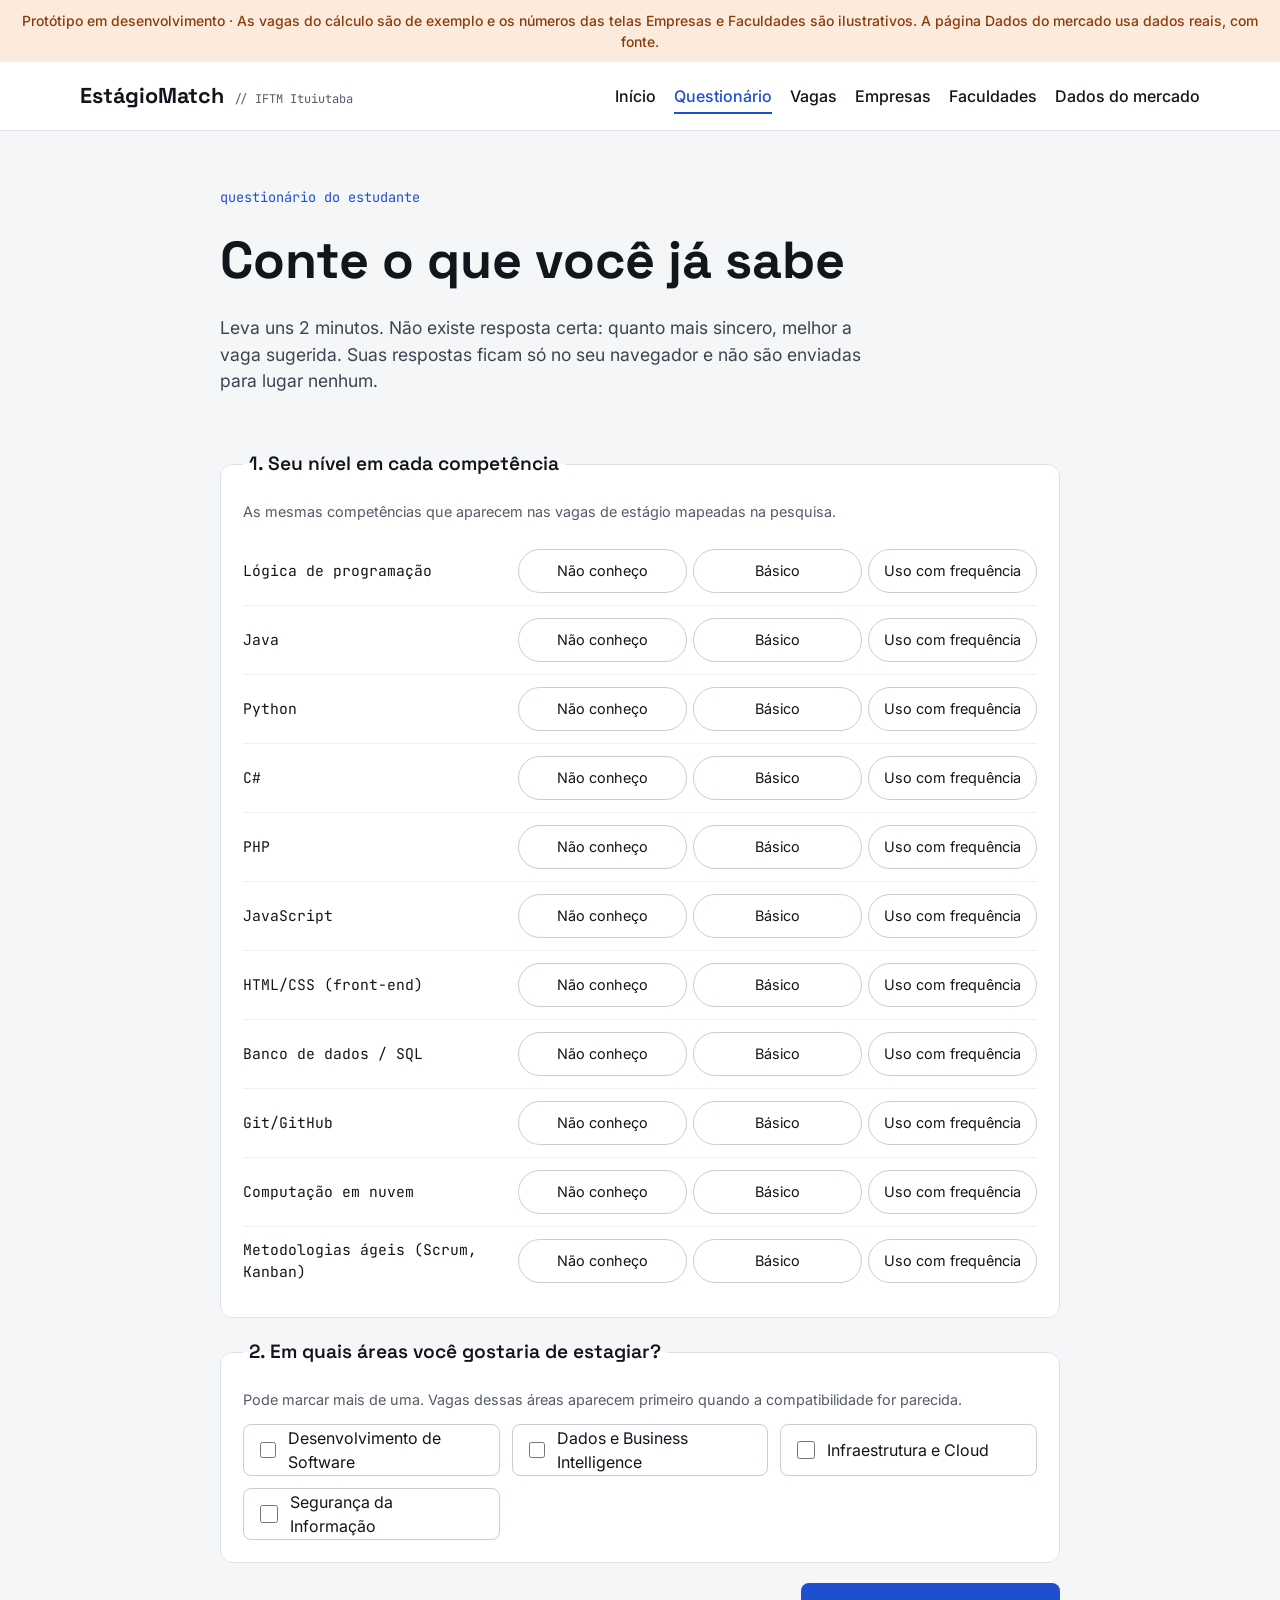
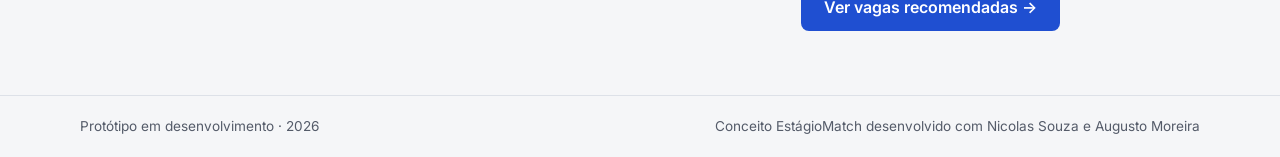
<file: questionario.html>
<!doctype html>
<html lang="pt-BR">
<head>
  <meta charset="utf-8">
  <meta name="viewport" content="width=device-width, initial-scale=1">
  <title>EstágioMatch · Questionário</title>
  <link rel="preconnect" href="https://fonts.googleapis.com">
  <link rel="stylesheet" href="https://fonts.googleapis.com/css2?family=Inter:wght@400;500;600&family=Space+Grotesk:wght@500;600;700&family=JetBrains+Mono:wght@400;500&display=swap">
  <link rel="stylesheet" href="css/style.css">
</head>
<body>
  <p class="faixa">Protótipo em desenvolvimento · As vagas do cálculo são de exemplo e os números das telas Empresas e Faculdades são ilustrativos. A página Dados do mercado usa dados reais, com fonte.</p>

  <header class="topo">
    <div class="container">
      <a class="marca" href="index.html"><strong>EstágioMatch</strong><span>// IFTM Ituiutaba</span></a>
      <nav class="menu" aria-label="Principal">
        <a href="index.html">Início</a>
        <a href="questionario.html" aria-current="page">Questionário</a>
        <a href="resultado.html">Vagas</a>
        <a href="empresa.html">Empresas</a>
        <a href="faculdade.html">Faculdades</a>
        <a href="dados.html">Dados do mercado</a>
      </nav>
    </div>
  </header>

  <main class="container" style="max-width:880px">
    <section class="secao">
      <p class="sobretitulo">questionário do estudante</p>
      <h1>Conte o que você já sabe</h1>
      <p class="lead">Leva uns 2 minutos. Não existe resposta certa: quanto mais sincero, melhor a vaga sugerida. Suas respostas ficam só no seu navegador e não são enviadas para lugar nenhum.</p>
    </section>

    <form id="questionario" class="form" novalidate>
      <fieldset class="bloco">
        <legend>1. Seu nível em cada competência</legend>
        <p class="ajuda">As mesmas competências que aparecem nas vagas de estágio mapeadas na pesquisa.</p>
        <div id="competencias"></div>
      </fieldset>

      <fieldset class="bloco">
        <legend>2. Em quais áreas você gostaria de estagiar?</legend>
        <p class="ajuda">Pode marcar mais de uma. Vagas dessas áreas aparecem primeiro quando a compatibilidade for parecida.</p>
        <div id="areas" class="grade" style="grid-template-columns:repeat(auto-fit, minmax(220px, 1fr)); gap:12px"></div>
      </fieldset>

      <p id="erro" class="erro" role="alert" hidden></p>

      <div class="botoes" style="justify-content:flex-end">
        <button type="submit" class="botao botao-primario">Ver vagas recomendadas →</button>
      </div>
    </form>
  </main>

  <footer class="rodape">
    <div class="container">
      <span>Protótipo em desenvolvimento · 2026</span>
      <span>Conceito EstágioMatch desenvolvido com Nicolas Souza e Augusto Moreira</span>
    </div>
  </footer>

  <script src="js/vagas.js"></script>
  <script src="js/questionario.js"></script>
</body>
</html>
</file>
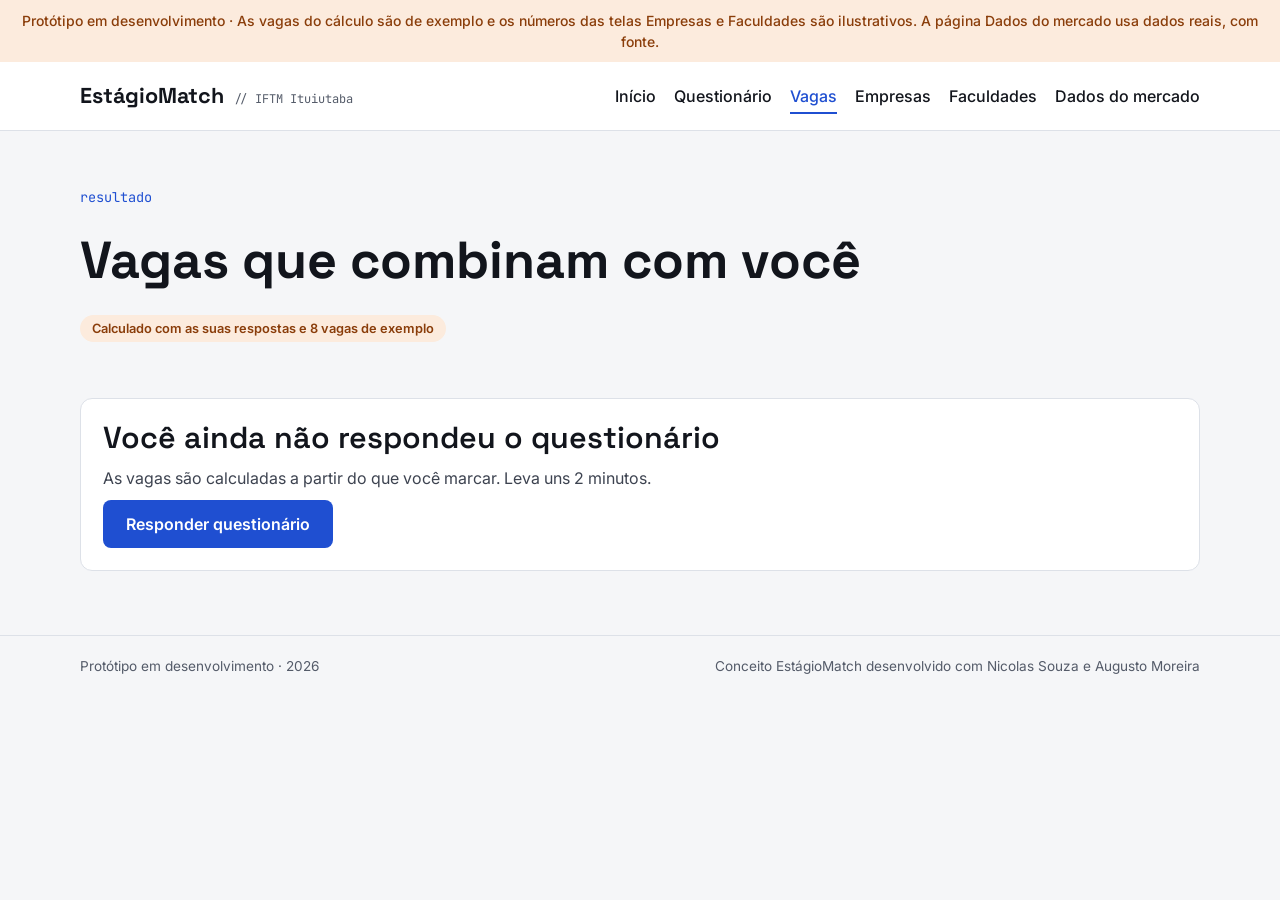
<file: resultado.html>
<!doctype html>
<html lang="pt-BR">
<head>
  <meta charset="utf-8">
  <meta name="viewport" content="width=device-width, initial-scale=1">
  <title>EstágioMatch · Vagas recomendadas</title>
  <link rel="preconnect" href="https://fonts.googleapis.com">
  <link rel="stylesheet" href="https://fonts.googleapis.com/css2?family=Inter:wght@400;500;600&family=Space+Grotesk:wght@500;600;700&family=JetBrains+Mono:wght@400;500&display=swap">
  <link rel="stylesheet" href="css/style.css">
</head>
<body>
  <p class="faixa">Protótipo em desenvolvimento · As vagas do cálculo são de exemplo e os números das telas Empresas e Faculdades são ilustrativos. A página Dados do mercado usa dados reais, com fonte.</p>

  <header class="topo">
    <div class="container">
      <a class="marca" href="index.html"><strong>EstágioMatch</strong><span>// IFTM Ituiutaba</span></a>
      <nav class="menu" aria-label="Principal">
        <a href="index.html">Início</a>
        <a href="questionario.html">Questionário</a>
        <a href="resultado.html" aria-current="page">Vagas</a>
        <a href="empresa.html">Empresas</a>
        <a href="faculdade.html">Faculdades</a>
        <a href="dados.html">Dados do mercado</a>
      </nav>
    </div>
  </header>

  <main class="container">
    <section class="secao">
      <p class="sobretitulo">resultado</p>
      <h1>Vagas que combinam com você</h1>
      <span class="selo selo-ilustrativo">Calculado com as suas respostas e 8 vagas de exemplo</span>
    </section>

    <!-- Quando ainda não respondeu -->
    <section id="sem-respostas" class="cartao" hidden>
      <h2>Você ainda não respondeu o questionário</h2>
      <p>As vagas são calculadas a partir do que você marcar. Leva uns 2 minutos.</p>
      <div class="botoes"><a class="botao botao-primario" href="questionario.html">Responder questionário</a></div>
    </section>

    <!-- Quando já respondeu -->
    <div id="com-respostas" class="resultado" hidden>
      <div id="lista" class="resultado-lista"></div>
      <aside class="resultado-lado">
        <div class="painel-escuro">
          <h2 style="font-size:1.25rem">Seu plano de estudo</h2>
          <p>O que mais aparece nas suas 3 vagas e ainda falta ou precisa de reforço:</p>
          <ol id="plano"></ol>
        </div>
        <div class="cartao">
          <h3>Como a compatibilidade é calculada</h3>
          <p>Para cada requisito da vaga, o sistema vê quanto você já tem: nada, metade (básico) ou tudo. Requisitos obrigatórios pesam o dobro dos diferenciais. Vagas nas áreas que você marcou ganham prioridade.</p>
          <a href="questionario.html">Refazer o questionário</a>
        </div>
      </aside>
    </div>
  </main>

  <footer class="rodape">
    <div class="container">
      <span>Protótipo em desenvolvimento · 2026</span>
      <span>Conceito EstágioMatch desenvolvido com Nicolas Souza e Augusto Moreira</span>
    </div>
  </footer>

  <script src="js/vagas.js"></script>
  <script src="js/match.js"></script>
  <script src="js/resultado.js"></script>
</body>
</html>
</file>
<file: css/style.css>
/* EstágioMatch — estilos do site
   Paleta: tinta #12151C, papel #F5F6F8, azul #1F4FD1, laranja #C25A12 */

:root {
  --tinta: #12151C;
  --papel: #F5F6F8;
  --branco: #FFFFFF;
  --texto: #3D4350;
  --suave: #545B69;
  --linha: #DDE1E8;
  --borda: #C9CED8;
  --azul: #1F4FD1;
  --azul-escuro: #163A9C;
  --azul-claro: #E7EDFC;
  --laranja: #C25A12;
  --laranja-escuro: #8A3D0A;
  --laranja-claro: #FCEBDD;
  --verde: #1F6A43;
  --verde-claro: #E3F3EA;
  --cinza-claro: #EEF0F4;
  --fonte-titulo: 'Space Grotesk', system-ui, sans-serif;
  --fonte-texto: 'Inter', system-ui, sans-serif;
  --fonte-mono: 'JetBrains Mono', ui-monospace, monospace;
  --largura: 1160px;
}

* { box-sizing: border-box; }
[hidden] { display: none !important; }

body {
  margin: 0;
  font-family: var(--fonte-texto);
  color: var(--tinta);
  background: var(--papel);
  line-height: 1.5;
}

a { color: var(--azul); }
a:hover { color: var(--azul-escuro); }
:focus-visible { outline: 3px solid var(--azul); outline-offset: 2px; }

h1, h2, h3 { font-family: var(--fonte-titulo); margin: 0; line-height: 1.15; text-wrap: balance; }
h1 { font-size: clamp(2rem, 5vw, 3.25rem); font-weight: 700; }
h2 { font-size: clamp(1.5rem, 3vw, 1.9rem); font-weight: 600; }
h3 { font-size: 1.15rem; font-weight: 600; }
p { margin: 0; }

.container { max-width: var(--largura); margin: 0 auto; padding-left: 20px; padding-right: 20px; }

/* Faixa de protótipo */
.faixa {
  background: var(--laranja-claro);
  color: var(--laranja-escuro);
  text-align: center;
  padding: 10px 16px;
  font-size: 0.875rem;
  font-weight: 500;
}

/* Cabeçalho */
.topo { background: var(--branco); border-bottom: 1px solid var(--linha); }
.topo .container { display: flex; flex-wrap: wrap; align-items: center; justify-content: space-between; gap: 12px 24px; padding-top: 16px; padding-bottom: 16px; }
.marca { display: flex; align-items: baseline; gap: 10px; text-decoration: none; color: var(--tinta); }
.marca strong { font-family: var(--fonte-titulo); font-size: 1.35rem; }
.marca span { font-family: var(--fonte-mono); font-size: 0.75rem; color: var(--suave); }
.menu { display: flex; flex-wrap: wrap; gap: 4px 18px; }
.menu a { color: var(--tinta); text-decoration: none; font-weight: 500; padding: 6px 0; }
.menu a:hover, .menu a[aria-current="page"] { color: var(--azul); }
.menu a[aria-current="page"] { box-shadow: inset 0 -2px 0 var(--azul); }

/* Blocos de página */
main { padding-bottom: 64px; }
.secao { padding-block: 56px; display: flex; flex-direction: column; gap: 24px; }
.secao-escura { background: var(--tinta); color: var(--branco); }
.secao-branca { background: var(--branco); border-top: 1px solid var(--linha); border-bottom: 1px solid var(--linha); }
.sobretitulo { font-family: var(--fonte-mono); font-size: 0.85rem; color: var(--azul); }
.lead { font-size: 1.1rem; color: var(--texto); max-width: 60ch; }
.secao-escura .lead { color: #C9CED8; }

.grade { display: grid; grid-template-columns: repeat(auto-fit, minmax(240px, 1fr)); gap: 20px; }
.cartao { background: var(--branco); border: 1px solid var(--linha); border-radius: 12px; padding: 22px; display: flex; flex-direction: column; gap: 10px; min-width: 0; }
.cartao p { color: var(--texto); }

/* Botões */
.botoes { display: flex; flex-wrap: wrap; gap: 12px; }
.botao {
  display: inline-flex; align-items: center; justify-content: center;
  min-height: 48px; padding: 0 22px; border-radius: 8px;
  font: inherit; font-weight: 600; text-decoration: none; cursor: pointer;
  border: 1px solid transparent;
}
.botao-primario { background: var(--azul); color: var(--branco); }
.botao-primario:hover { background: var(--azul-escuro); color: var(--branco); }
.botao-secundario { background: var(--branco); color: var(--tinta); border-color: var(--borda); }
.botao-secundario:hover { color: var(--azul); border-color: var(--azul); }

/* Etiquetas */
.chips { display: flex; flex-wrap: wrap; gap: 8px; }
.chip { font-family: var(--fonte-mono); font-size: 0.82rem; border-radius: 6px; padding: 4px 10px; background: var(--azul-claro); color: var(--azul-escuro); }
.chip-falta { background: var(--laranja-claro); color: var(--laranja-escuro); }
.selo { align-self: flex-start; font-size: 0.8rem; font-weight: 600; border-radius: 999px; padding: 4px 12px; }
.selo-ilustrativo { background: var(--laranja-claro); color: var(--laranja-escuro); }
.selo-real { background: var(--verde-claro); color: var(--verde); }
.selo-gratis { background: var(--verde-claro); color: var(--verde); }

/* Números de destaque */
.numero { font-family: var(--fonte-titulo); font-size: clamp(2.2rem, 6vw, 2.8rem); font-weight: 600; line-height: 1; }
.fonte { font-family: var(--fonte-mono); font-size: 0.75rem; color: var(--suave); }
.secao-escura .fonte { color: #9AA1AE; }
.destaques { display: grid; grid-template-columns: repeat(auto-fit, minmax(220px, 1fr)); gap: 28px; }
.destaque { border-top: 2px solid #6F8FEA; padding-top: 14px; display: flex; flex-direction: column; gap: 6px; }
.destaque.laranja { border-top-color: #F0A066; }
.destaque p { color: #C9CED8; }

/* Passos */
.passos { list-style: none; margin: 0; padding: 0; display: grid; grid-template-columns: repeat(auto-fit, minmax(240px, 1fr)); gap: 20px; }
.passos li { background: var(--branco); border: 1px solid var(--linha); border-radius: 12px; padding: 22px; display: flex; flex-direction: column; gap: 8px; }
.passos .numero-passo { font-family: var(--fonte-mono); font-size: 0.85rem; color: var(--azul); }

/* Rodapé */
.rodape { border-top: 1px solid var(--linha); font-size: 0.85rem; color: var(--suave); }
.rodape .container { padding-top: 20px; padding-bottom: 20px; display: flex; flex-wrap: wrap; justify-content: space-between; gap: 8px 24px; }

/* Gráficos de barras simples (página Dados) */
.grafico { margin: 0; background: var(--branco); border: 1px solid var(--linha); border-radius: 12px; padding: 22px; display: flex; flex-direction: column; gap: 12px; min-width: 0; }
.grafico figcaption { font-weight: 600; }
.barra-linha { display: grid; grid-template-columns: fit-content(9rem) minmax(0, 1fr) auto; align-items: center; gap: 10px; }
.barra-rotulo { font-size: 0.9rem; }
.barra-fundo { height: 16px; background: var(--cinza-claro); border-radius: 3px; overflow: hidden; }
.barra { height: 100%; background: var(--azul); border-radius: 3px; }
.barra.cinza { background: #B7BFCC; }
.barra.clara { background: #9DB2EE; }
.barra-valor { font-size: 0.9rem; font-weight: 600; font-variant-numeric: tabular-nums; text-align: right; min-width: 4.5em; }
.legenda { display: flex; flex-wrap: wrap; gap: 6px 16px; font-size: 0.85rem; color: var(--texto); }
.legenda span { display: inline-flex; align-items: center; gap: 6px; }
.legenda i { width: 10px; height: 10px; border-radius: 2px; display: inline-block; }
.empilhada { display: flex; gap: 3px; height: 28px; }
.empilhada div { border-radius: 3px; }
.referencias { margin: 0; padding-left: 20px; display: flex; flex-direction: column; gap: 6px; font-size: 0.85rem; color: var(--texto); }

/* Questionário */
.form { display: flex; flex-direction: column; gap: 20px; }
.bloco { margin: 0; background: var(--branco); border: 1px solid var(--linha); border-radius: 12px; padding: 22px; display: flex; flex-direction: column; gap: 14px; min-width: 0; }
.bloco > legend { font-family: var(--fonte-titulo); font-size: 1.2rem; font-weight: 600; padding: 0 6px; }
.ajuda { font-size: 0.9rem; color: var(--suave); }
.competencia { margin: 0; padding: 12px 0; border: 0; border-top: 1px solid var(--cinza-claro); display: grid; grid-template-columns: minmax(180px, 1fr) minmax(0, 2fr); gap: 8px 16px; align-items: center; }
.competencia:first-of-type { border-top: 0; }
.competencia legend { float: left; padding: 0; font-family: var(--fonte-mono); font-size: 0.92rem; }
.opcoes { display: grid; grid-template-columns: repeat(3, minmax(0, 1fr)); gap: 6px; }
.opcao { position: relative; }
.opcao input { position: absolute; opacity: 0; width: 1px; height: 1px; }
.opcao span { display: flex; align-items: center; justify-content: center; text-align: center; line-height: 1.2; min-height: 44px; padding: 4px 8px; border: 1px solid var(--borda); border-radius: 999px; font-size: 0.9rem; cursor: pointer; background: var(--branco); }
.opcao input:checked + span { background: var(--azul); border-color: var(--azul); color: var(--branco); }
.opcao input:focus-visible + span { outline: 3px solid var(--azul); outline-offset: 2px; }
.marcar { display: flex; gap: 12px; align-items: center; min-height: 52px; padding: 0 16px; border: 1px solid var(--borda); border-radius: 8px; cursor: pointer; }
.marcar input { width: 18px; height: 18px; accent-color: var(--azul); margin: 0; }
.erro { color: #B42318; font-weight: 500; }
@media (max-width: 640px) {
  .competencia { grid-template-columns: 1fr; }
}

/* Resultado */
.resultado { display: flex; flex-wrap: wrap; gap: 24px; align-items: flex-start; }
.resultado-lista { flex: 999 1 520px; min-width: 0; display: flex; flex-direction: column; gap: 16px; }
.resultado-lado { flex: 1 1 280px; min-width: 0; display: flex; flex-direction: column; gap: 16px; }
.vaga-topo { display: flex; flex-wrap: wrap; justify-content: space-between; gap: 12px; }
.vaga-area { font-size: 0.85rem; color: var(--suave); }
.vaga-pct { font-family: var(--fonte-titulo); font-size: 1.9rem; font-weight: 600; color: var(--azul); line-height: 1; text-align: right; }
.vaga-pct small { display: block; font-family: var(--fonte-texto); font-size: 0.75rem; font-weight: 400; color: var(--suave); margin-top: 4px; }
.estrela { color: var(--laranja-escuro); font-size: 0.85rem; font-weight: 600; }
.grupo-chips { display: flex; flex-direction: column; gap: 6px; }
.grupo-chips h4 { margin: 0; font-size: 0.85rem; color: var(--suave); }
.painel-escuro { background: var(--tinta); color: var(--branco); border-radius: 12px; padding: 22px; display: flex; flex-direction: column; gap: 10px; }
.painel-escuro p { color: #C9CED8; }
.painel-escuro ol { margin: 0; padding-left: 20px; display: flex; flex-direction: column; gap: 6px; }
</file>
